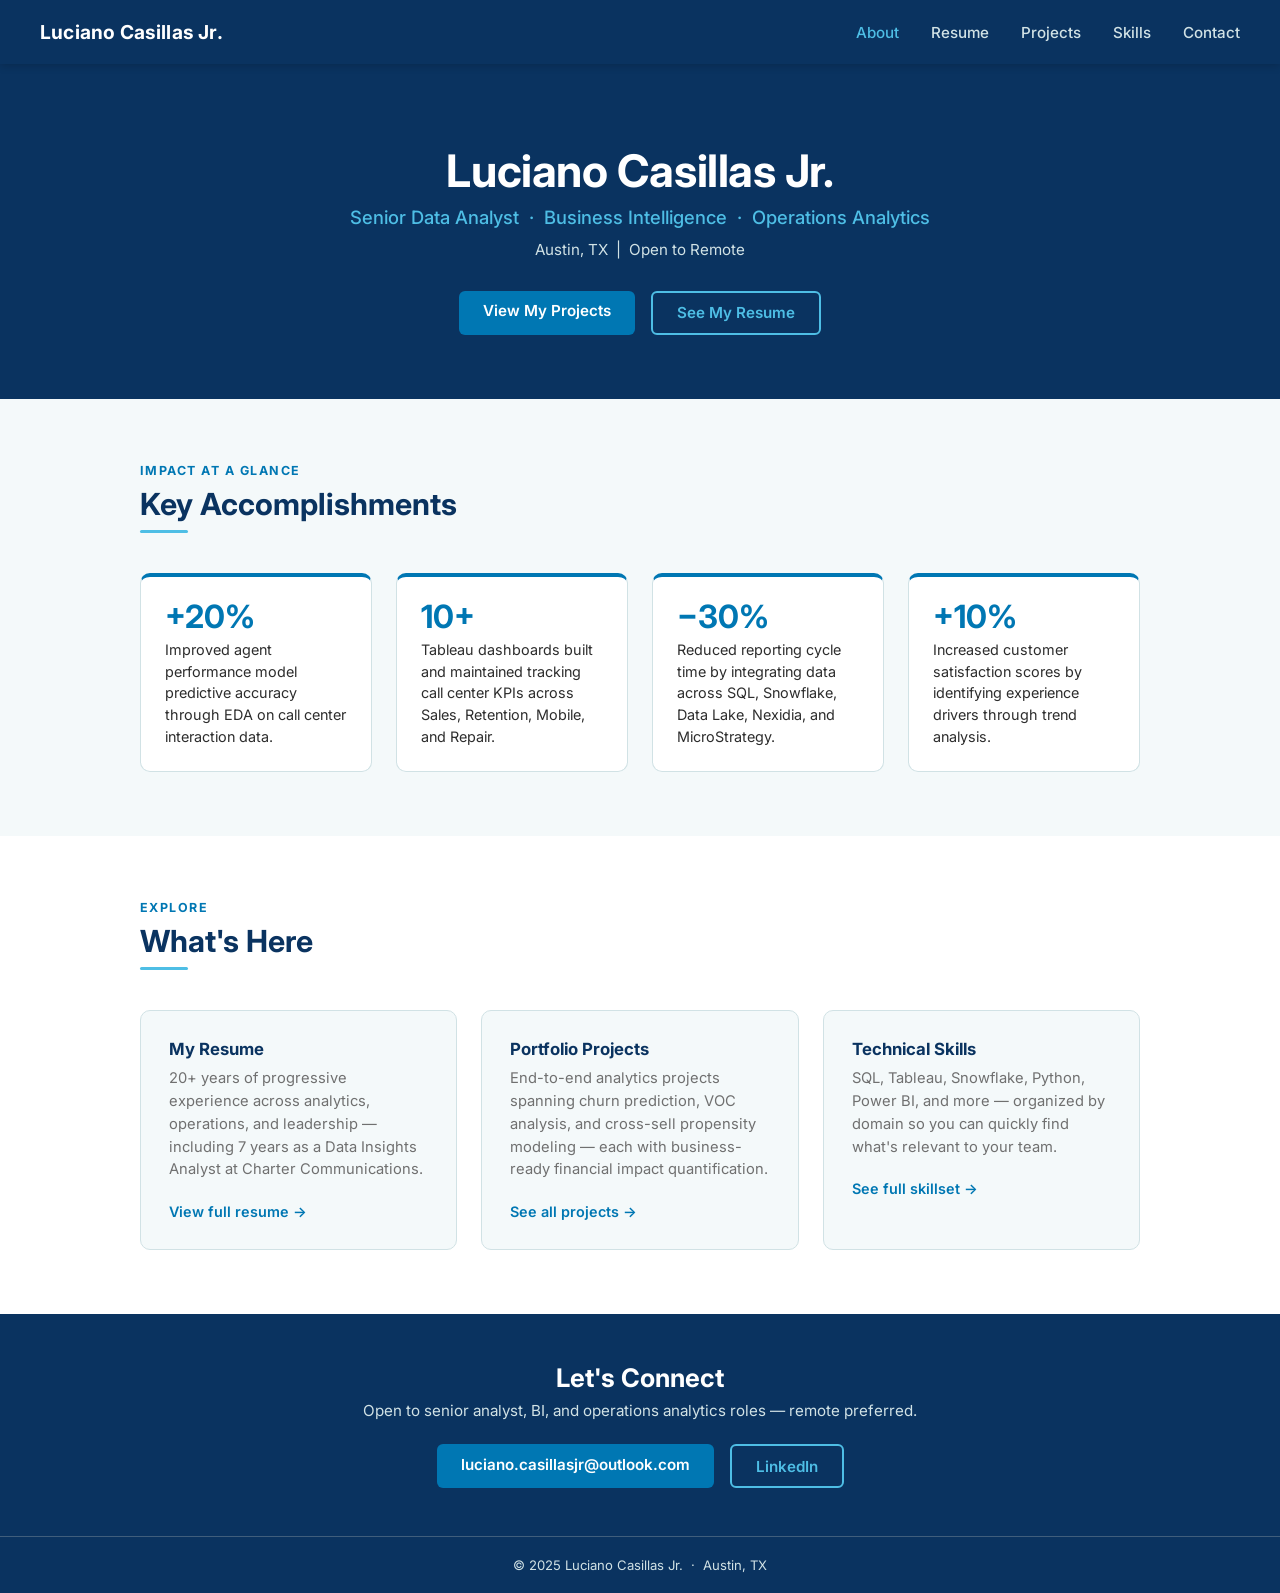
<file: index.html>
<!DOCTYPE html>
<html lang="en">
<head>
  <meta charset="UTF-8" />
  <meta name="viewport" content="width=device-width, initial-scale=1.0"/>
  <title>Luciano Casillas Jr. — Data Analyst Portfolio</title>
  <link rel="preconnect" href="https://fonts.googleapis.com">
  <link href="https://fonts.googleapis.com/css2?family=Inter:wght@400;500;600;700&display=swap" rel="stylesheet">
  <style>
    :root {
      --navy:      #0A3360;
      --steel-700: #405E7C;
      --blue-700:  #0077B3;
      --blue-500:  #4EBEE5;
      --steel-300: #D1E2E5;
      --steel-100: #F4F9FA;
      --white:     #FFFFFF;
      --black:     #2D2D2D;
      --gray-700:  #707070;
      --gray-300:  #CCCCCC;
      --green-700: #08CAA9;
      --orange:    #FF8A39;
      --red:       #E05252;
    }
    *, *::before, *::after { box-sizing: border-box; margin: 0; padding: 0; }
    body {
      font-family: 'Inter', sans-serif;
      background: var(--white);
      color: var(--black);
      min-height: 100vh;
    }

    /* NAV */
    nav {
      background: var(--navy);
      padding: 0 2.5rem;
      display: flex;
      align-items: center;
      justify-content: space-between;
      height: 64px;
      position: sticky;
      top: 0;
      z-index: 100;
      box-shadow: 0 2px 8px rgba(0,0,0,0.18);
    }
    .nav-brand {
      color: var(--white);
      font-size: 1.2rem;
      font-weight: 700;
      text-decoration: none;
      letter-spacing: 0.01em;
    }
    .nav-links { display: flex; gap: 2rem; list-style: none; }
    .nav-links a {
      color: var(--steel-300);
      text-decoration: none;
      font-size: 0.95rem;
      font-weight: 500;
      transition: color 0.2s;
    }
    .nav-links a:hover, .nav-links a.active { color: var(--blue-500); }

    /* HERO */
    .hero {
      background: var(--navy);
      color: var(--white);
      text-align: center;
      padding: 5rem 2rem 4rem;
    }
    .hero-name {
      font-size: 2.8rem;
      font-weight: 700;
      letter-spacing: -0.01em;
      margin-bottom: 0.5rem;
    }
    .hero-title {
      font-size: 1.15rem;
      color: var(--blue-500);
      font-weight: 500;
      margin-bottom: 0.75rem;
    }
    .hero-location {
      font-size: 0.95rem;
      color: var(--steel-300);
      margin-bottom: 2rem;
    }
    .hero-cta-group { display: flex; gap: 1rem; justify-content: center; flex-wrap: wrap; }
    .btn {
      display: inline-block;
      padding: 0.65rem 1.5rem;
      border-radius: 6px;
      font-size: 0.95rem;
      font-weight: 600;
      text-decoration: none;
      transition: opacity 0.2s, transform 0.15s;
    }
    .btn:hover { opacity: 0.88; transform: translateY(-1px); }
    .btn-primary { background: var(--blue-700); color: var(--white); }
    .btn-outline {
      background: transparent;
      color: var(--blue-500);
      border: 2px solid var(--blue-500);
    }

    /* SECTION COMMON */
    section { padding: 4rem 2rem; }
    .container { max-width: 1000px; margin: 0 auto; }
    .section-label {
      font-size: 0.78rem;
      font-weight: 700;
      text-transform: uppercase;
      letter-spacing: 0.12em;
      color: var(--blue-700);
      margin-bottom: 0.5rem;
    }
    .section-title {
      font-size: 1.9rem;
      font-weight: 700;
      color: var(--navy);
      margin-bottom: 0.5rem;
    }
    .section-sub {
      font-size: 1rem;
      color: var(--gray-700);
      margin-bottom: 2.5rem;
    }
    .divider {
      height: 3px;
      width: 48px;
      background: var(--blue-500);
      border-radius: 2px;
      margin-bottom: 2.5rem;
    }

    /* ACCOMPLISHMENTS */
    .accl-section { background: var(--steel-100); }
    .accl-grid {
      display: grid;
      grid-template-columns: repeat(auto-fit, minmax(220px, 1fr));
      gap: 1.5rem;
    }
    .accl-card {
      background: var(--white);
      border: 1px solid var(--steel-300);
      border-top: 4px solid var(--blue-700);
      border-radius: 10px;
      padding: 1.5rem;
    }
    .accl-stat {
      font-size: 2rem;
      font-weight: 700;
      color: var(--blue-700);
      line-height: 1;
      margin-bottom: 0.4rem;
    }
    .accl-desc {
      font-size: 0.9rem;
      color: var(--black);
      line-height: 1.5;
    }

    /* SNAPSHOT CARDS */
    .cards-grid {
      display: grid;
      grid-template-columns: repeat(auto-fit, minmax(280px, 1fr));
      gap: 1.5rem;
    }
    .snap-card {
      background: var(--steel-100);
      border: 1px solid var(--steel-300);
      border-radius: 10px;
      padding: 1.75rem;
      transition: box-shadow 0.2s, transform 0.15s;
    }
    .snap-card:hover { box-shadow: 0 6px 24px rgba(0,119,179,0.12); transform: translateY(-3px); }
    .snap-card h3 {
      font-size: 1.05rem;
      font-weight: 700;
      color: var(--navy);
      margin-bottom: 0.5rem;
    }
    .snap-card p {
      font-size: 0.92rem;
      color: var(--gray-700);
      line-height: 1.55;
      margin-bottom: 1.25rem;
    }
    .snap-card a {
      font-size: 0.9rem;
      font-weight: 600;
      color: var(--blue-700);
      text-decoration: none;
    }
    .snap-card a:hover { color: var(--blue-500); }

    /* CONTACT STRIP */
    .contact-strip {
      background: var(--navy);
      color: var(--white);
      text-align: center;
      padding: 3rem 2rem;
    }
    .contact-strip h2 { font-size: 1.6rem; font-weight: 700; margin-bottom: 0.5rem; }
    .contact-strip p { color: var(--steel-300); margin-bottom: 1.5rem; font-size: 0.95rem; }
    .contact-links { display: flex; gap: 1rem; justify-content: center; flex-wrap: wrap; }

    /* FOOTER */
    footer {
      background: var(--navy);
      border-top: 1px solid var(--steel-700);
      text-align: center;
      padding: 1.25rem;
      font-size: 0.82rem;
      color: var(--steel-300);
    }
  </style>
</head>
<body>

<nav>
  <a class="nav-brand" href="index.html">Luciano Casillas Jr.</a>
  <ul class="nav-links">
    <li><a href="index.html" class="active">About</a></li>
    <li><a href="resume.html">Resume</a></li>
    <li><a href="projects.html">Projects</a></li>
    <li><a href="skills.html">Skills</a></li>
    <li><a href="mailto:luciano.casillasjr@outlook.com">Contact</a></li>
  </ul>
</nav>

<!-- HERO -->
<section class="hero">
  <p class="hero-name">Luciano Casillas Jr.</p>
  <p class="hero-title">Senior Data Analyst &nbsp;·&nbsp; Business Intelligence &nbsp;·&nbsp; Operations Analytics</p>
  <p class="hero-location">Austin, TX &nbsp;|&nbsp; Open to Remote</p>
  <div class="hero-cta-group">
    <a class="btn btn-primary" href="projects.html">View My Projects</a>
    <a class="btn btn-outline" href="resume.html">See My Resume</a>
  </div>
</section>

<!-- KEY ACCOMPLISHMENTS -->
<section class="accl-section">
  <div class="container">
    <p class="section-label">Impact at a Glance</p>
    <h2 class="section-title">Key Accomplishments</h2>
    <div class="divider"></div>
    <div class="accl-grid">
      <div class="accl-card">
        <div class="accl-stat">+20%</div>
        <div class="accl-desc">Improved agent performance model predictive accuracy through EDA on call center interaction data.</div>
      </div>
      <div class="accl-card">
        <div class="accl-stat">10+</div>
        <div class="accl-desc">Tableau dashboards built and maintained tracking call center KPIs across Sales, Retention, Mobile, and Repair.</div>
      </div>
      <div class="accl-card">
        <div class="accl-stat">−30%</div>
        <div class="accl-desc">Reduced reporting cycle time by integrating data across SQL, Snowflake, Data Lake, Nexidia, and MicroStrategy.</div>
      </div>
      <div class="accl-card">
        <div class="accl-stat">+10%</div>
        <div class="accl-desc">Increased customer satisfaction scores by identifying experience drivers through trend analysis.</div>
      </div>
    </div>
  </div>
</section>

<!-- SNAPSHOT -->
<section>
  <div class="container">
    <p class="section-label">Explore</p>
    <h2 class="section-title">What's Here</h2>
    <div class="divider"></div>
    <div class="cards-grid">
      <div class="snap-card">
        <h3>My Resume</h3>
        <p>20+ years of progressive experience across analytics, operations, and leadership — including 7 years as a Data Insights Analyst at Charter Communications.</p>
        <a href="resume.html">View full resume →</a>
      </div>
      <div class="snap-card">
        <h3>Portfolio Projects</h3>
        <p>End-to-end analytics projects spanning churn prediction, VOC analysis, and cross-sell propensity modeling — each with business-ready financial impact quantification.</p>
        <a href="projects.html">See all projects →</a>
      </div>
      <div class="snap-card">
        <h3>Technical Skills</h3>
        <p>SQL, Tableau, Snowflake, Python, Power BI, and more — organized by domain so you can quickly find what's relevant to your team.</p>
        <a href="skills.html">See full skillset →</a>
      </div>
    </div>
  </div>
</section>

<!-- CONTACT STRIP -->
<div class="contact-strip">
  <h2>Let's Connect</h2>
  <p>Open to senior analyst, BI, and operations analytics roles — remote preferred.</p>
  <div class="contact-links">
    <a class="btn btn-primary" href="mailto:luciano.casillasjr@outlook.com">luciano.casillasjr@outlook.com</a>
    <a class="btn btn-outline" href="https://www.linkedin.com/in/luciano-casillas/" target="_blank">LinkedIn</a>
  </div>
</div>

<footer>
  &copy; 2025 Luciano Casillas Jr. &nbsp;·&nbsp; Austin, TX
</footer>

</body>
</html>
</file>
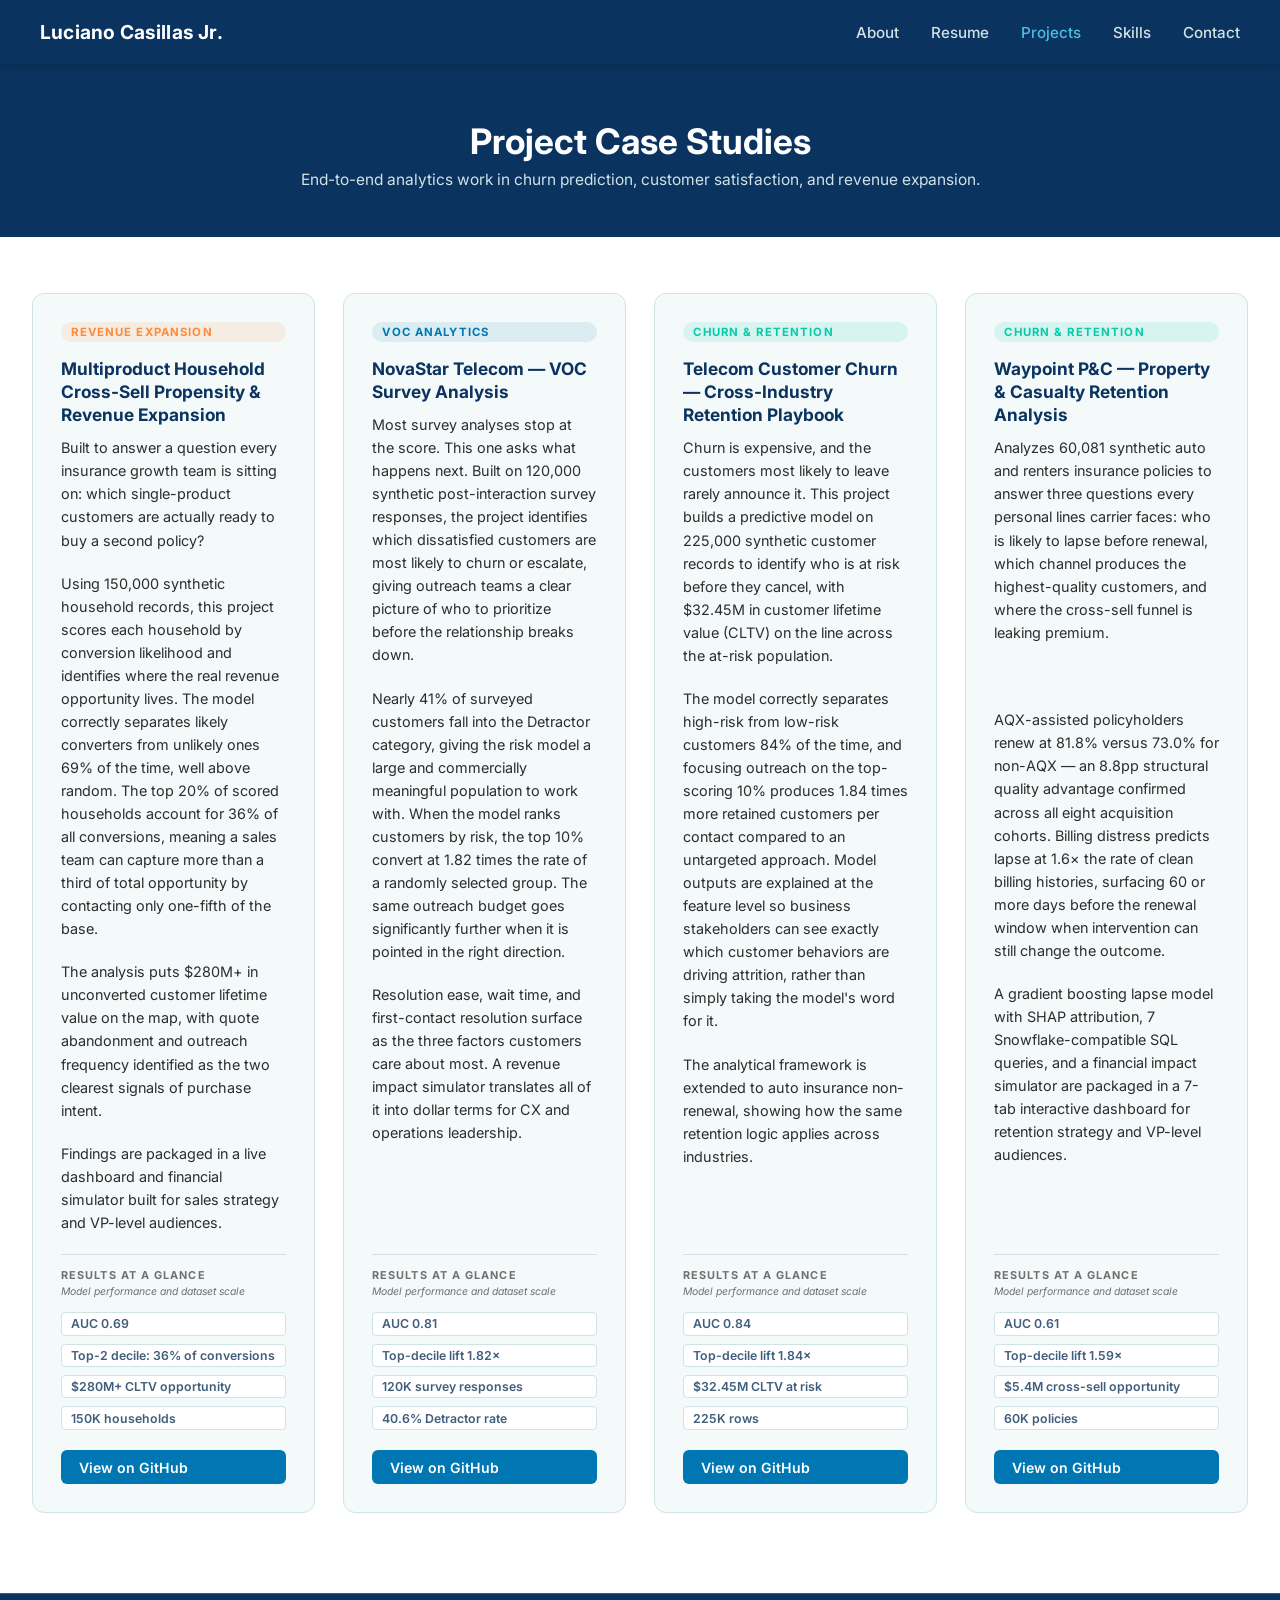
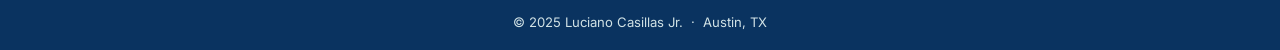
<file: projects.html>
<!DOCTYPE html>
<html lang="en">
   <head>
       <meta charset="UTF-8" />
       <meta name="viewport" content="width=device-width, initial-scale=1.0" />
       <title>Projects — Luciano Casillas Jr.</title>
     <link rel="preconnect" href="https://fonts.googleapis.com">
     <link href="https://fonts.googleapis.com/css2?family=Inter:wght@400;500;600;700&display=swap" rel="stylesheet">
     <link rel="stylesheet" href="style.css" />
   </head>
<body>

    <nav>
          <a href="index.html" class="nav-brand">Luciano Casillas Jr.</a>
          <ul class="nav-links">
                  <li><a href="index.html">About</a></li>
                <li><a href="resume.html">Resume</a></li>
                <li><a href="projects.html" class="active">Projects</a></li>
                <li><a href="skills.html">Skills</a></li>
                <li><a href="mailto:luciano.casillasjr@outlook.com">Contact</a></li>
          </ul>
    </nav>

  <div class="page-hero">
      <h1>Project Case Studies</h1>
      <p>End-to-end analytics work in churn prediction, customer satisfaction, and revenue expansion.</p>
  </div>

  <main>
        <div class="projects-grid">

                <!-- PROJECT 1: Multiproduct Household Cross-Sell -->
                <div class="project-card">
                          <span class="project-tag tag-revenue">Revenue Expansion</span>
                          <h2>Multiproduct Household Cross-Sell Propensity &amp; Revenue Expansion</h2>
                          <p>Built to answer a question every insurance growth team is sitting on: which single-product customers are actually ready to buy a second policy?</p>
                          <p>Using 150,000 synthetic household records, this project scores each household by conversion likelihood and identifies where the real revenue opportunity lives. The model correctly separates likely converters from unlikely ones 69% of the time, well above random. The top 20% of scored households account for 36% of all conversions, meaning a sales team can capture more than a third of total opportunity by contacting only one-fifth of the base.</p>
                          <p>The analysis puts $280M+ in unconverted customer lifetime value on the map, with quote abandonment and outreach frequency identified as the two clearest signals of purchase intent.</p>
                          <p>Findings are packaged in a live dashboard and financial simulator built for sales strategy and VP-level audiences.</p>
                          <hr class="metrics-divider">
                          <div class="project-metrics">
                                      <div class="metrics-header">
                                                    <span class="metrics-label">Results at a glance</span>
                                                    <span class="metrics-sublabel">Model performance and dataset scale</span>
                                      </div>
                                      <div class="badges-row">
                                                    <span class="badge">AUC 0.69</span>
                                                    <span class="badge">Top-2 decile: 36% of conversions</span>
                                                    <span class="badge">$280M+ CLTV opportunity</span>
                                                    <span class="badge">150K households</span>
                                      </div>
                          </div>
                          <a href="https://github.com/Aztexan512/Multiproduct-Household-Propensity-Model" class="btn-github" target="_blank" rel="noopener">View on GitHub</a>
                </div>

                <!-- PROJECT 2: NovaStar Telecom VOC -->
                <div class="project-card">
                          <span class="project-tag tag-voc">VOC Analytics</span>
                          <h2>NovaStar Telecom — VOC Survey Analysis</h2>
                          <p>Most survey analyses stop at the score. This one asks what happens next. Built on 120,000 synthetic post-interaction survey responses, the project identifies which dissatisfied customers are most likely to churn or escalate, giving outreach teams a clear picture of who to prioritize before the relationship breaks down.</p>
                          <p>Nearly 41% of surveyed customers fall into the Detractor category, giving the risk model a large and commercially meaningful population to work with. When the model ranks customers by risk, the top 10% convert at 1.82 times the rate of a randomly selected group. The same outreach budget goes significantly further when it is pointed in the right direction.</p>
                          <p>Resolution ease, wait time, and first-contact resolution surface as the three factors customers care about most. A revenue impact simulator translates all of it into dollar terms for CX and operations leadership.</p>
                          <hr class="metrics-divider">
                          <div class="project-metrics">
                                      <div class="metrics-header">
                                                    <span class="metrics-label">Results at a glance</span>
                                                    <span class="metrics-sublabel">Model performance and dataset scale</span>
                                      </div>
                                      <div class="badges-row">
                                                    <span class="badge">AUC 0.81</span>
                                                    <span class="badge">Top-decile lift 1.82×</span>
                                                    <span class="badge">120K survey responses</span>
                                                    <span class="badge">40.6% Detractor rate</span>
                                      </div>
                          </div>
                          <a href="https://github.com/Aztexan512/Customer-Satisfaction-Driver-Analysis" class="btn-github" target="_blank" rel="noopener">View on GitHub</a>
                </div>

                <!-- PROJECT 3: Telecom Customer Churn -->
                <div class="project-card">
                          <span class="project-tag tag-churn">Churn &amp; Retention</span>
                          <h2>Telecom Customer Churn — Cross-Industry Retention Playbook</h2>
                          <p>Churn is expensive, and the customers most likely to leave rarely announce it. This project builds a predictive model on 225,000 synthetic customer records to identify who is at risk before they cancel, with $32.45M in customer lifetime value (CLTV) on the line across the at-risk population.</p>
                          <p>The model correctly separates high-risk from low-risk customers 84% of the time, and focusing outreach on the top-scoring 10% produces 1.84 times more retained customers per contact compared to an untargeted approach. Model outputs are explained at the feature level so business stakeholders can see exactly which customer behaviors are driving attrition, rather than simply taking the model's word for it.</p>
                          <p>The analytical framework is extended to auto insurance non-renewal, showing how the same retention logic applies across industries.</p>
                          <hr class="metrics-divider">
                          <div class="project-metrics">
                                      <div class="metrics-header">
                                                    <span class="metrics-label">Results at a glance</span>
                                                    <span class="metrics-sublabel">Model performance and dataset scale</span>
                                      </div>
                                      <div class="badges-row">
                                                    <span class="badge">AUC 0.84</span>
                                                    <span class="badge">Top-decile lift 1.84×</span>
                                                    <span class="badge">$32.45M CLTV at risk</span>
                                                    <span class="badge">225K rows</span>
                                      </div>
                          </div>
                          <a href="https://github.com/Aztexan512/Telco-Churn-Retention-Playbook" class="btn-github" target="_blank" rel="noopener">View on GitHub</a>
                </div>

        <!-- PROJECT 4: Waypoint P&C Retention Analysis -->
        <div class="project-card">
            <span class="project-tag tag-retention">Churn &amp; Retention</span>
            <h2>Waypoint P&amp;C &#8212; Property &amp; Casualty Retention Analysis</h2>
            <p>Analyzes 60,081 synthetic auto and renters insurance policies to answer three questions every personal lines carrier faces: who is likely to lapse before renewal, which channel produces the highest-quality customers, and where the cross-sell funnel is leaking premium.</p>
            <p>AQX-assisted policyholders renew at 81.8% versus 73.0% for non-AQX &#8212; an 8.8pp structural quality advantage confirmed across all eight acquisition cohorts. Billing distress predicts lapse at 1.6&#215; the rate of clean billing histories, surfacing 60 or more days before the renewal window when intervention can still change the outcome.</p>
            <p>A gradient boosting lapse model with SHAP attribution, 7 Snowflake-compatible SQL queries, and a financial impact simulator are packaged in a 7-tab interactive dashboard for retention strategy and VP-level audiences.</p>
            <hr class="metrics-divider">
            <div class="project-metrics">
                <div class="metrics-header">
                    <span class="metrics-label">Results at a glance</span>
                    <span class="metrics-sublabel">Model performance and dataset scale</span>
                </div>
                <div class="badges-row">
                    <span class="badge">AUC 0.61</span>
                    <span class="badge">Top-decile lift 1.59&#215;</span>
                    <span class="badge">$5.4M cross-sell opportunity</span>
                    <span class="badge">60K policies</span>
                </div>
            </div>
            <a href="https://github.com/Aztexan512/Waypoint-Property-and-Casualty-Retention-Analysis" class="btn-github" target="_blank" rel="noopener">View on GitHub</a>
        </div>

        </div>
  </main>

    <footer>
          <p>&copy; 2025 Luciano Casillas Jr. &nbsp;·&nbsp; Austin, TX</p>
    </footer>

</body>
</html>
</file>
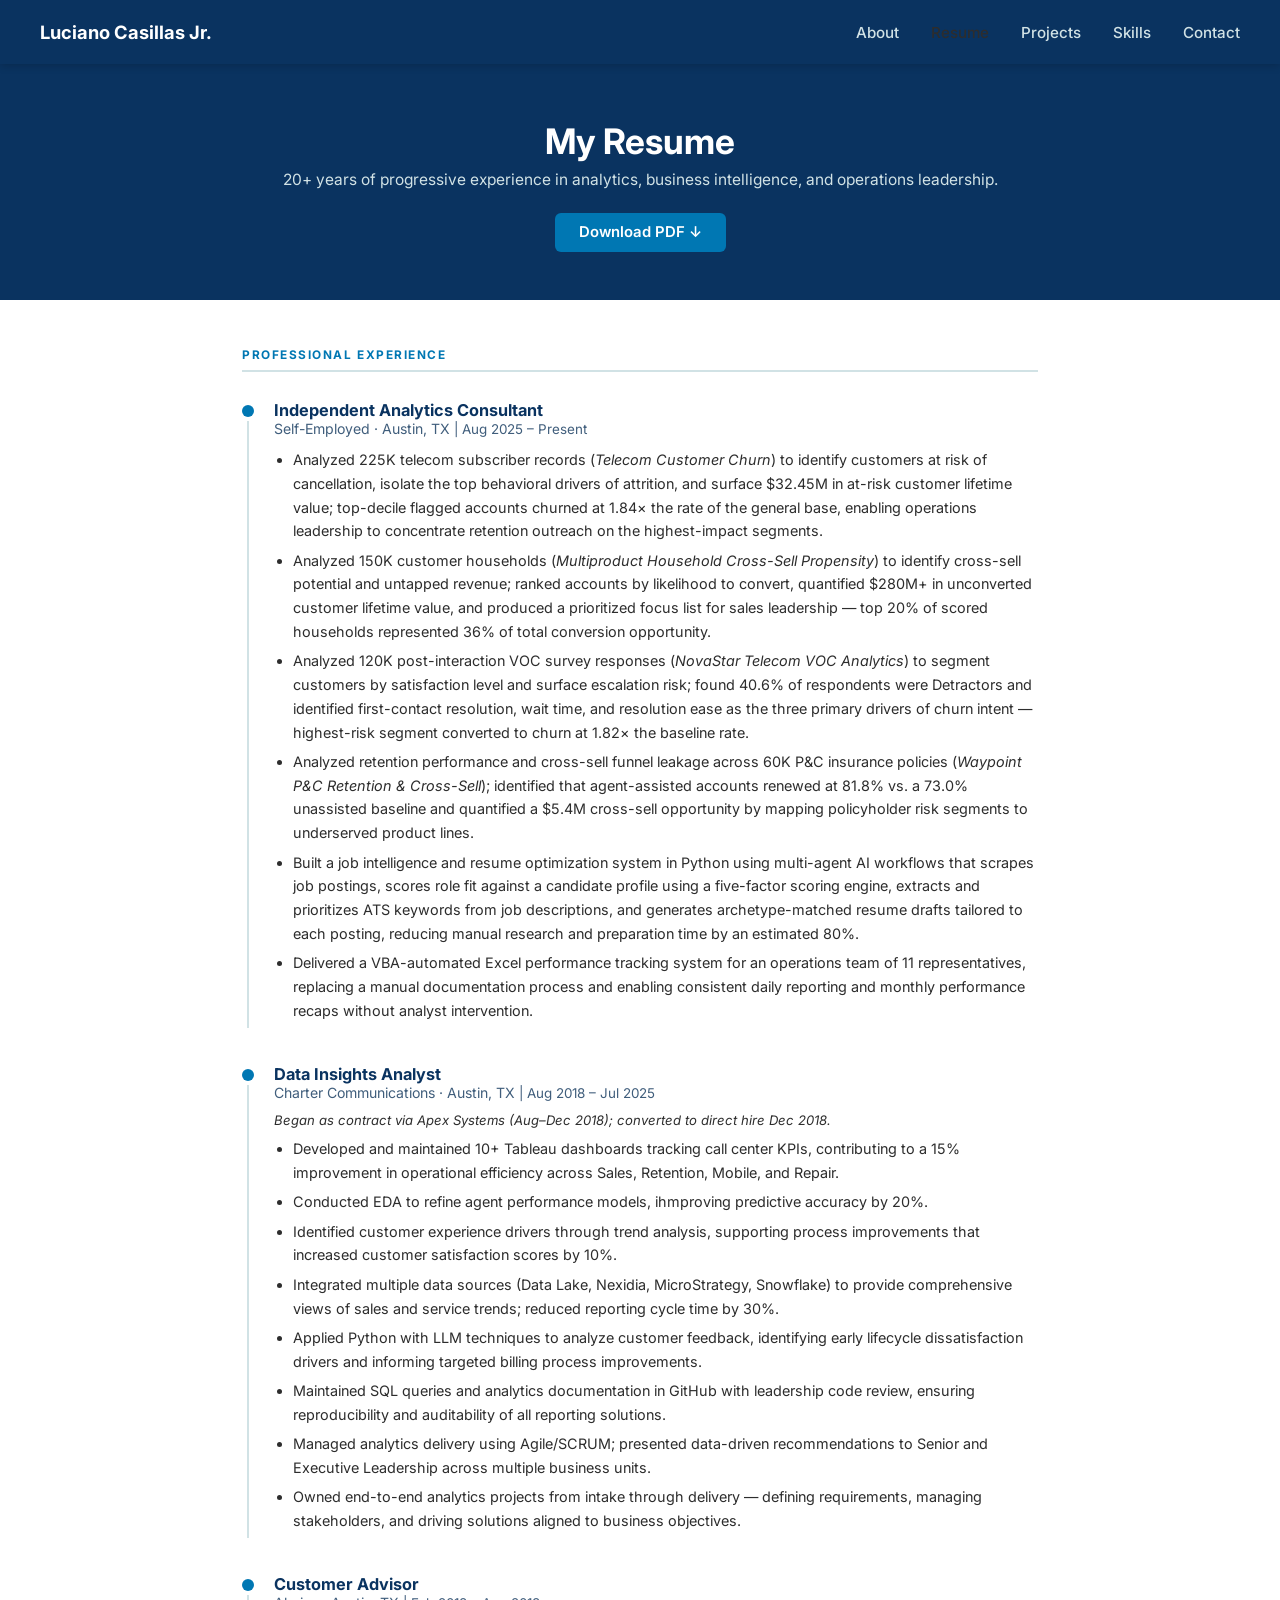
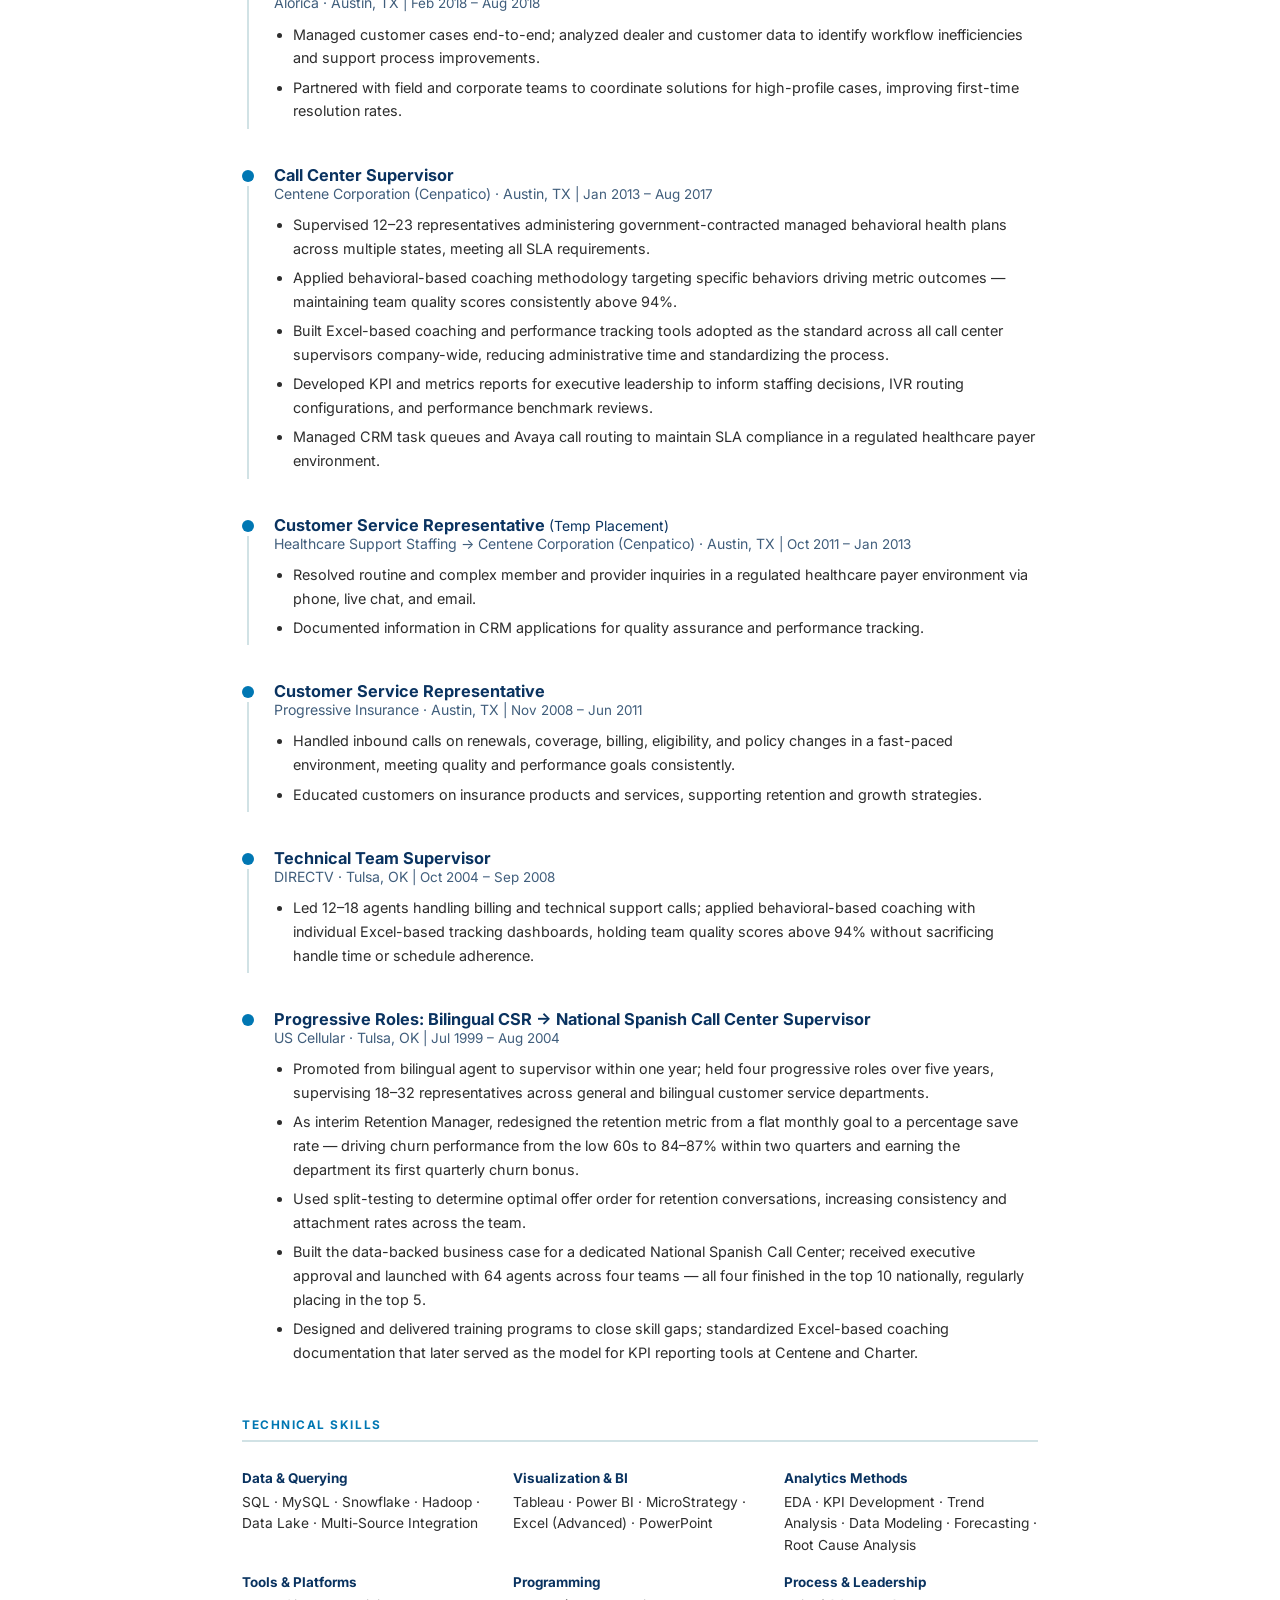
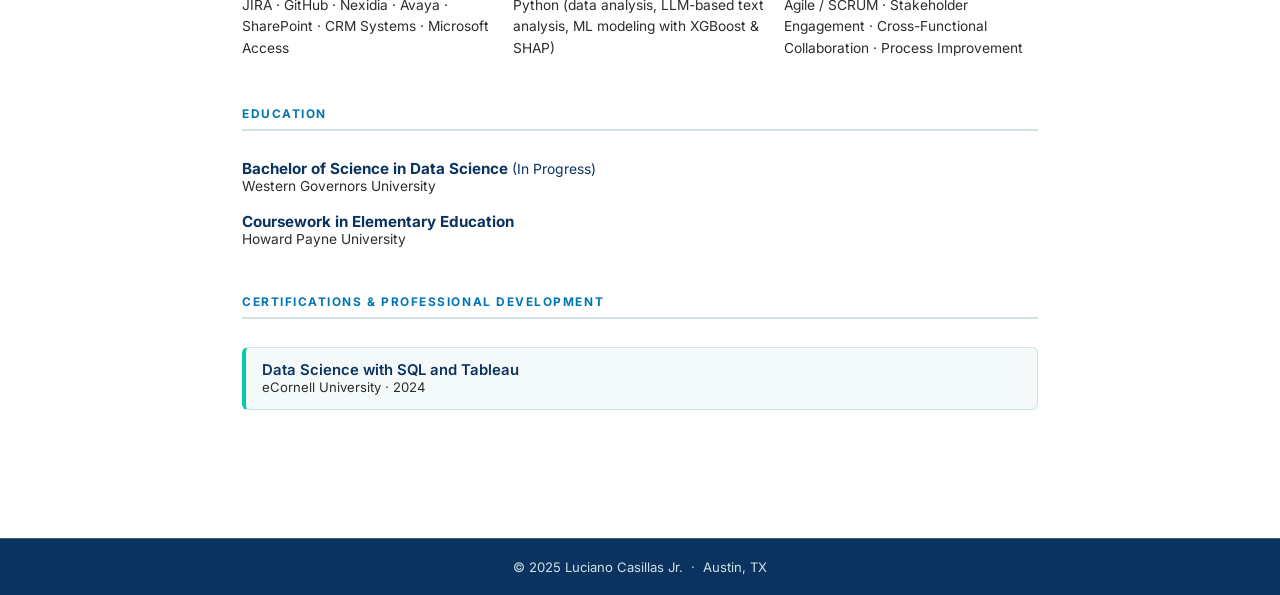
<file: resume.html>
<!DOCTYPE html>
<html lang="en">
  <head>
      <meta charset="UTF-8" />
      <meta name="viewport" content="width=device-width, initial-scale=1.0"/>
      <title>Resume — Luciano Casillas Jr.</title>
    <link rel="preconnect" href="https://fonts.googleapis.com">
    <link href="https://fonts.googleapis.com/css2?family=Inter:wght@400;500;600;700&display=swap" rel="stylesheet">
    <style>
          :root {
                  --navy:      #0A3360;
                  --steel-700: #405E7C;
                  --blue-700:  #0077B3;h
                  --blue-500:  #4EBEE5;
                  --steel-300: #D1E2E5;
                  --steel-100: #F4F9FA;
                  --white:     #FFFFFF;
                  --black:     #2D2D2D;hh
                  --gray-700:  #707070;
                  --green-700: #08CAA9;
          }
          *, *::before, *::after { box-sizing: border-box; margin: 0; padding: 0; }
          body { font-family: 'Inter', sans-serif; background: var(--white); color: var(--black); }

          nav {
                  background: var(--navy); padding: 0 2.5rem;
                  display: flex; align-items: center; justify-content: space-between;
                  height: 64px; position: sticky; top: 0; z-index: 100;
                  box-shadow: 0 2px 8px rgba(0,0,0,0.18);
          }
          .nav-brand { color: var(--white); font-size: 1.15rem; font-weight: 700; text-decoration: none; }
          .nav-links { display: flex; gap: 2rem; list-style: none; }
          .nav-links a { color: var(--steel-300); text-decoration: none; font-size: 0.95rem; font-weight: 500; transition: color 0.2s; }
          .nav-links a:hover, .nav-links a.active { color: var(--blue-500); }

          .page-hero {
                  background: var(--navy); color: var(--white);
                  text-align: center; padding: 3.5rem 2rem 3rem;
          }
          .page-hero h1 { font-size: 2.2rem; font-weight: 700; margin-bottom: 0.5rem; }
          .page-hero p { color: var(--steel-300); font-size: 0.97rem; margin-bottom: 1.5rem; }
          .btn {
                  display: inline-block; padding: 0.65rem 1.5rem;
                  border-radius: 6px; font-size: 0.93rem; font-weight: 600;
                  text-decoration: none; transition: opacity 0.2s;
          }
          .btn:hover { opacity: 0.85; }
          .btn-primary { background: var(--blue-700); color: var(--white); }

          .resume-body { max-width: 860px; margin: 0 auto; padding: 3rem 2rem 5rem; }

          .res-section { margin-bottom: 3rem; }
          .res-section-title {
                  font-size: 0.74rem; font-weight: 700;
                  text-transform: uppercase; letter-spacing: 0.13em;
                  color: var(--blue-700);
                  border-bottom: 2px solid var(--steel-300);
                  padding-bottom: 0.5rem; margin-bottom: 1.75rem;
          }

          /* TIMELINE */
          .exp-item { display: flex; gap: 1.25rem; margin-bottom: 2.25rem; }
          .exp-dot-col { display: flex; flex-direction: column; align-items: center; padding-top: 5px; }
          .exp-dot { width: 12px; height: 12px; border-radius: 50%; background: var(--blue-700); flex-shrink: 0; }
          .exp-line { flex: 1; width: 2px; background: var(--steel-300); margin-top: 4px; }
          .exp-content { flex: 1; }
          .exp-role { font-size: 1.02rem; font-weight: 700; color: var(--navy); }
          .exp-company { font-size: 0.88rem; color: var(--steel-700); margin-bottom: 0.7rem; }
          .exp-company span { color: var(--gray-700); font-size: 0.84rem; }
          .exp-note { font-size: 0.82rem; color: var(--gray-700); font-style: italic; margin-bottom: 0.55rem; }
          .exp-content ul { padding-left: 1.2rem; }
          .exp-content li { font-size: 0.9rem; color: var(--black); line-height: 1.65; margin-bottom: 0.35rem; }

          /* SKILLS GRID */
          .skills-grid { display: grid; grid-template-columns: repeat(auto-fit, minmax(195px, 1fr)); gap: 1.1rem; }
          .skill-group h4 { font-size: 0.84rem; font-weight: 700; color: var(--navy); margin-bottom: 0.35rem; }
          .skill-group p { font-size: 0.86rem; color: var(--black); line-height: 1.55; }

          /* EDUCATION */
          .edu-item { margin-bottom: 1.1rem; }
          .edu-degree { font-size: 0.95rem; font-weight: 700; color: var(--navy); }
          .edu-school { font-size: 0.86rem; color: var(--gray-700); }

          /* CERTS */
          .cert-item {
                  display: flex; gap: 0.75rem; align-items: flex-start;
                  padding: 0.85rem 1rem;
                  background: var(--steel-100);
                  border: 1px solid var(--steel-300);
                  border-left: 4px solid var(--green-700);
                  border-radius: 6px; margin-bottom: 0.75rem;
          }
          .cert-name { font-size: 0.93rem; font-weight: 600; color: var(--navy); }
          .cert-org { font-size: 0.82rem; color: var(--gray-700); }

          footer {
                  background: var(--navy); border-top: 1px solid var(--steel-700);
                  text-align: center; padding: 1.25rem;
                  font-size: 0.82rem; color: var(--steel-300);
          }
        </style>
  </head>
  <body>

    <nav>
        <a class="nav-brand" href="index.html">Luciano Casillas Jr.</a>
        <ul class="nav-links">
              <li><a href="index.html">About</a></li>
            <li><a href="resume.html" class="active">Resume</a></li>
            <li><a href="projects.html">Projects</a></li>
            <li><a href="skills.html">Skills</a></li>
            <li><a href="mailto:luciano.casillasjr@outlook.com">Contact</a></li>
        </ul>
    </nav>
  
  <div class="page-hero">
    <h1>My Resume</h1>
    <p>20+ years of progressive experience in analytics, business intelligence, and operations leadership.</p>
    <!-- Upload your PDF to the repo root and update the href -->
    <a class="btn btn-primary" href="Luciano-Casillas-Resume.pdf" target="_blank">Download PDF &#8595;</a>
  </div>
  
  <div class="resume-body">
  
    <!-- EXPERIENCE -->
    <div class="res-section">
        <div class="res-section-title">Professional Experience</div>
    
        <div class="exp-item">
              <div class="exp-dot-col"><div class="exp-dot"></div><div class="exp-line"></div></div>
              <div class="exp-content">
                      <div class="exp-role">Independent Analytics Consultant</div>
                      <div class="exp-company">Self-Employed &middot; Austin, TX <span>| Aug 2025 &ndash; Present</span></div>
                      <ul>
                                  <li>Analyzed 225K telecom subscriber records (<em>Telecom Customer Churn</em>) to identify customers at risk of cancellation, isolate the top behavioral drivers of attrition, and surface $32.45M in at-risk customer lifetime value; top-decile flagged accounts churned at 1.84&times; the rate of the general base, enabling operations leadership to concentrate retention outreach on the highest-impact segments.</li>
                                <li>Analyzed 150K customer households (<em>Multiproduct Household Cross-Sell Propensity</em>) to identify cross-sell potential and untapped revenue; ranked accounts by likelihood to convert, quantified $280M+ in unconverted customer lifetime value, and produced a prioritized focus list for sales leadership &mdash; top 20% of scored households represented 36% of total conversion opportunity.</li>
                                <li>Analyzed 120K post-interaction VOC survey responses (<em>NovaStar Telecom VOC Analytics</em>) to segment customers by satisfaction level and surface escalation risk; found 40.6% of respondents were Detractors and identified first-contact resolution, wait time, and resolution ease as the three primary drivers of churn intent &mdash; highest-risk segment converted to churn at 1.82&times; the baseline rate.</li>
                                <li>Analyzed retention performance and cross-sell funnel leakage across 60K P&amp;C insurance policies (<em>Waypoint P&amp;C Retention &amp; Cross-Sell</em>); identified that agent-assisted accounts renewed at 81.8% vs. a 73.0% unassisted baseline and quantified a $5.4M cross-sell opportunity by mapping policyholder risk segments to underserved product lines.</li>
                                <li>Built a job intelligence and resume optimization system in Python using multi-agent AI workflows that scrapes job postings, scores role fit against a candidate profile using a five-factor scoring engine, extracts and prioritizes ATS keywords from job descriptions, and generates archetype-matched resume drafts tailored to each posting, reducing manual research and preparation time by an estimated 80%.</li>
                                <li>Delivered a VBA-automated Excel performance tracking system for an operations team of 11 representatives, replacing a manual documentation process and enabling consistent daily reporting and monthly performance recaps without analyst intervention.</li>
                      </ul>
              </div>
        </div>
    
        <div class="exp-item">
              <div class="exp-dot-col"><div class="exp-dot"></div><div class="exp-line"></div></div>
              <div class="exp-content">
                      <div class="exp-role">Data Insights Analyst</div>
                      <div class="exp-company">Charter Communications &middot; Austin, TX <span>| Aug 2018 &ndash; Jul 2025</span></div>
                      <div class="exp-note">Began as contract via Apex Systems (Aug&ndash;Dec 2018); converted to direct hire Dec 2018.</div>
                      <ul>
                                <li>Developed and maintained 10+ Tableau dashboards tracking call center KPIs, contributing to a 15% improvement in operational efficiency across Sales, Retention, Mobile, and Repair.</li>
                                <li>Conducted EDA to refine agent performance models, ihmproving predictive accuracy by 20%.</li>
                                <li>Identified customer experience drivers through trend analysis, supporting process improvements that increased customer satisfaction scores by 10%.</li>
                                <li>Integrated multiple data sources (Data Lake, Nexidia, MicroStrategy, Snowflake) to provide comprehensive views of sales and service trends; reduced reporting cycle time by 30%.</li>
                                <li>Applied Python with LLM techniques to analyze customer feedback, identifying early lifecycle dissatisfaction drivers and informing targeted billing process improvements.</li>
                                <li>Maintained SQL queries and analytics documentation in GitHub with leadership code review, ensuring reproducibility and auditability of all reporting solutions.</li>
                                <li>Managed analytics delivery using Agile/SCRUM; presented data-driven recommendations to Senior and Executive Leadership across multiple business units.</li>
                                <li>Owned end-to-end analytics projects from intake through delivery &mdash; defining requirements, managing stakeholders, and driving solutions aligned to business objectives.</li>
                      </ul>
              </div>
        </div>
    
        <div class="exp-item">
              <div class="exp-dot-col"><div class="exp-dot"></div><div class="exp-line"></div></div>
              <div class="exp-content">
                      <div class="exp-role">Customer Advisor</div>
                      <div class="exp-company">Alorica &middot; Austin, TX <span>| Feb 2018 &ndash; Aug 2018</span></div>
                      <ul>
                                <li>Managed customer cases end-to-end; analyzed dealer and customer data to identify workflow inefficiencies and support process improvements.</li>
                                <li>Partnered with field and corporate teams to coordinate solutions for high-profile cases, improving first-time resolution rates.</li>
                      </ul>
              </div>
        </div>
    
        <div class="exp-item">
              <div class="exp-dot-col"><div class="exp-dot"></div><div class="exp-line"></div></div>
              <div class="exp-content">
                      <div class="exp-role">Call Center Supervisor</div>
                      <div class="exp-company">Centene Corporation (Cenpatico) &middot; Austin, TX <span>| Jan 2013 &ndash; Aug 2017</span></div>
                      <ul>
                                <li>Supervised 12&ndash;23 representatives administering government-contracted managed behavioral health plans across multiple states, meeting all SLA requirements.</li>
                                <li>Applied behavioral-based coaching methodology targeting specific behaviors driving metric outcomes &mdash; maintaining team quality scores consistently above 94%.</li>
                                <li>Built Excel-based coaching and performance tracking tools adopted as the standard across all call center supervisors company-wide, reducing administrative time and standardizing the process.</li>
                                <li>Developed KPI and metrics reports for executive leadership to inform staffing decisions, IVR routing configurations, and performance benchmark reviews.</li>
                                <li>Managed CRM task queues and Avaya call routing to maintain SLA compliance in a regulated healthcare payer environment.</li>
                      </ul>
              </div>
        </div>
    
        <div class="exp-item">
              <div class="exp-dot-col"><div class="exp-dot"></div><div class="exp-line"></div></div>
              <div class="exp-content">
                      <div class="exp-role">Customer Service Representative <span style="font-weight:400;font-size:0.87rem;">(Temp Placement)</span></div>
                      <div class="exp-company">Healthcare Support Staffing &rarr; Centene Corporation (Cenpatico) &middot; Austin, TX <span>| Oct 2011 &ndash; Jan 2013</span></div>
                      <ul>
                                <li>Resolved routine and complex member and provider inquiries in a regulated healthcare payer environment via phone, live chat, and email.</li>
                                <li>Documented information in CRM applications for quality assurance and performance tracking.</li>
                      </ul>
              </div>
        </div>
    
        <div class="exp-item">
              <div class="exp-dot-col"><div class="exp-dot"></div><div class="exp-line"></div></div>
              <div class="exp-content">
                      <div class="exp-role">Customer Service Representative</div>
                      <div class="exp-company">Progressive Insurance &middot; Austin, TX <span>| Nov 2008 &ndash; Jun 2011</span></div>
                      <ul>
                                <li>Handled inbound calls on renewals, coverage, billing, eligibility, and policy changes in a fast-paced environment, meeting quality and performance goals consistently.</li>
                                <li>Educated customers on insurance products and services, supporting retention and growth strategies.</li>
                      </ul>
              </div>
        </div>
    
        <div class="exp-item">
              <div class="exp-dot-col"><div class="exp-dot"></div><div class="exp-line"></div></div>
              <div class="exp-content">
                      <div class="exp-role">Technical Team Supervisor</div>
                      <div class="exp-company">DIRECTV &middot; Tulsa, OK <span>| Oct 2004 &ndash; Sep 2008</span></div>
                      <ul>
                                <li>Led 12&ndash;18 agents handling billing and technical support calls; applied behavioral-based coaching with individual Excel-based tracking dashboards, holding team quality scores above 94% without sacrificing handle time or schedule adherence.</li>
                      </ul>
              </div>
        </div>
    
        <div class="exp-item">
              <div class="exp-dot-col"><div class="exp-dot"></div></div>
              <div class="exp-content">
                      <div class="exp-role">Progressive Roles: Bilingual CSR &rarr; National Spanish Call Center Supervisor</div>
                      <div class="exp-company">US Cellular &middot; Tulsa, OK <span>| Jul 1999 &ndash; Aug 2004</span></div>
                      <ul>
                                <li>Promoted from bilingual agent to supervisor within one year; held four progressive roles over five years, supervising 18&ndash;32 representatives across general and bilingual customer service departments.</li>
                                <li>As interim Retention Manager, redesigned the retention metric from a flat monthly goal to a percentage save rate &mdash; driving churn performance from the low 60s to 84&ndash;87% within two quarters and earning the department its first quarterly churn bonus.</li>
                                <li>Used split-testing to determine optimal offer order for retention conversations, increasing consistency and attachment rates across the team.</li>
                                <li>Built the data-backed business case for a dedicated National Spanish Call Center; received executive approval and launched with 64 agents across four teams &mdash; all four finished in the top 10 nationally, regularly placing in the top 5.</li>
                                <li>Designed and delivered training programs to close skill gaps; standardized Excel-based coaching documentation that later served as the model for KPI reporting tools at Centene and Charter.</li>
                      </ul>
              </div>
        </div>
    
    </div><!-- /experience -->
  
    <!-- TECHNICAL SKILLS -->
    <div class="res-section">
        <div class="res-section-title">Technical Skills</div>
        <div class="skills-grid">
              <div class="skill-group">
                      <h4>Data &amp; Querying</h4>
                      <p>SQL &middot; MySQL &middot; Snowflake &middot; Hadoop &middot; Data Lake &middot; Multi-Source Integration</p>
              </div>
              <div class="skill-group">
                      <h4>Visualization &amp; BI</h4>
                      <p>Tableau &middot; Power BI &middot; MicroStrategy &middot; Excel (Advanced) &middot; PowerPoint</p>
              </div>
              <div class="skill-group">
                      <h4>Analytics Methods</h4>
                      <p>EDA &middot; KPI Development &middot; Trend Analysis &middot; Data Modeling &middot; Forecasting &middot; Root Cause Analysis</p>
              </div>
              <div class="skill-group">
                      <h4>Tools &amp; Platforms</h4>
                      <p>JIRA &middot; GitHub &middot; Nexidia &middot; Avaya &middot; SharePoint &middot; CRM Systems &middot; Microsoft Access</p>
              </div>
              <div class="skill-group">
                      <h4>Programming</h4>
                      <p>Python (data analysis, LLM-based text analysis, ML modeling with XGBoost &amp; SHAP)</p>
              </div>
              <div class="skill-group">
                      <h4>Process &amp; Leadership</h4>
                      <p>Agile / SCRUM &middot; Stakeholder Engagement &middot; Cross-Functional Collaboration &middot; Process Improvement</p>
              </div>
        </div>
    </div>
  
    <!-- EDUCATION -->
    <div class="res-section">
        <div class="res-section-title">Education</div>
        <div class="edu-item">
              <div class="edu-degree">Bachelor of Science in Data Science <span style="font-weight:400;font-size:0.87rem;">(In Progress)</span></div>
              <div class="edu-school">Western Governors University</div>
        </div>
        <div class="edu-item">
              <div class="edu-degree">Coursework in Elementary Education</div>
              <div class="edu-school">Howard Payne University</div>
        </div>
    </div>
  
    <!-- CERTIFICATIONS -->
    <div class="res-section">
        <div class="res-section-title">Certifications &amp; Professional Development</div>
        <div class="cert-item">
              <div>
                        <div class="cert-name">Data Science with SQL and Tableau</div>
                        <div class="cert-org">eCornell University &middot; 2024</div>
              </div>
        </div>
          <!-- Add additional cert-item blocks here as you earn more certifications -->
    </div>

  </div><!-- /resume-body -->

    <footer>&copy; 2025 Luciano Casillas Jr. &nbsp;&middot;&nbsp; Austin, TX</footer>
  
  </body>
</html>
</file>
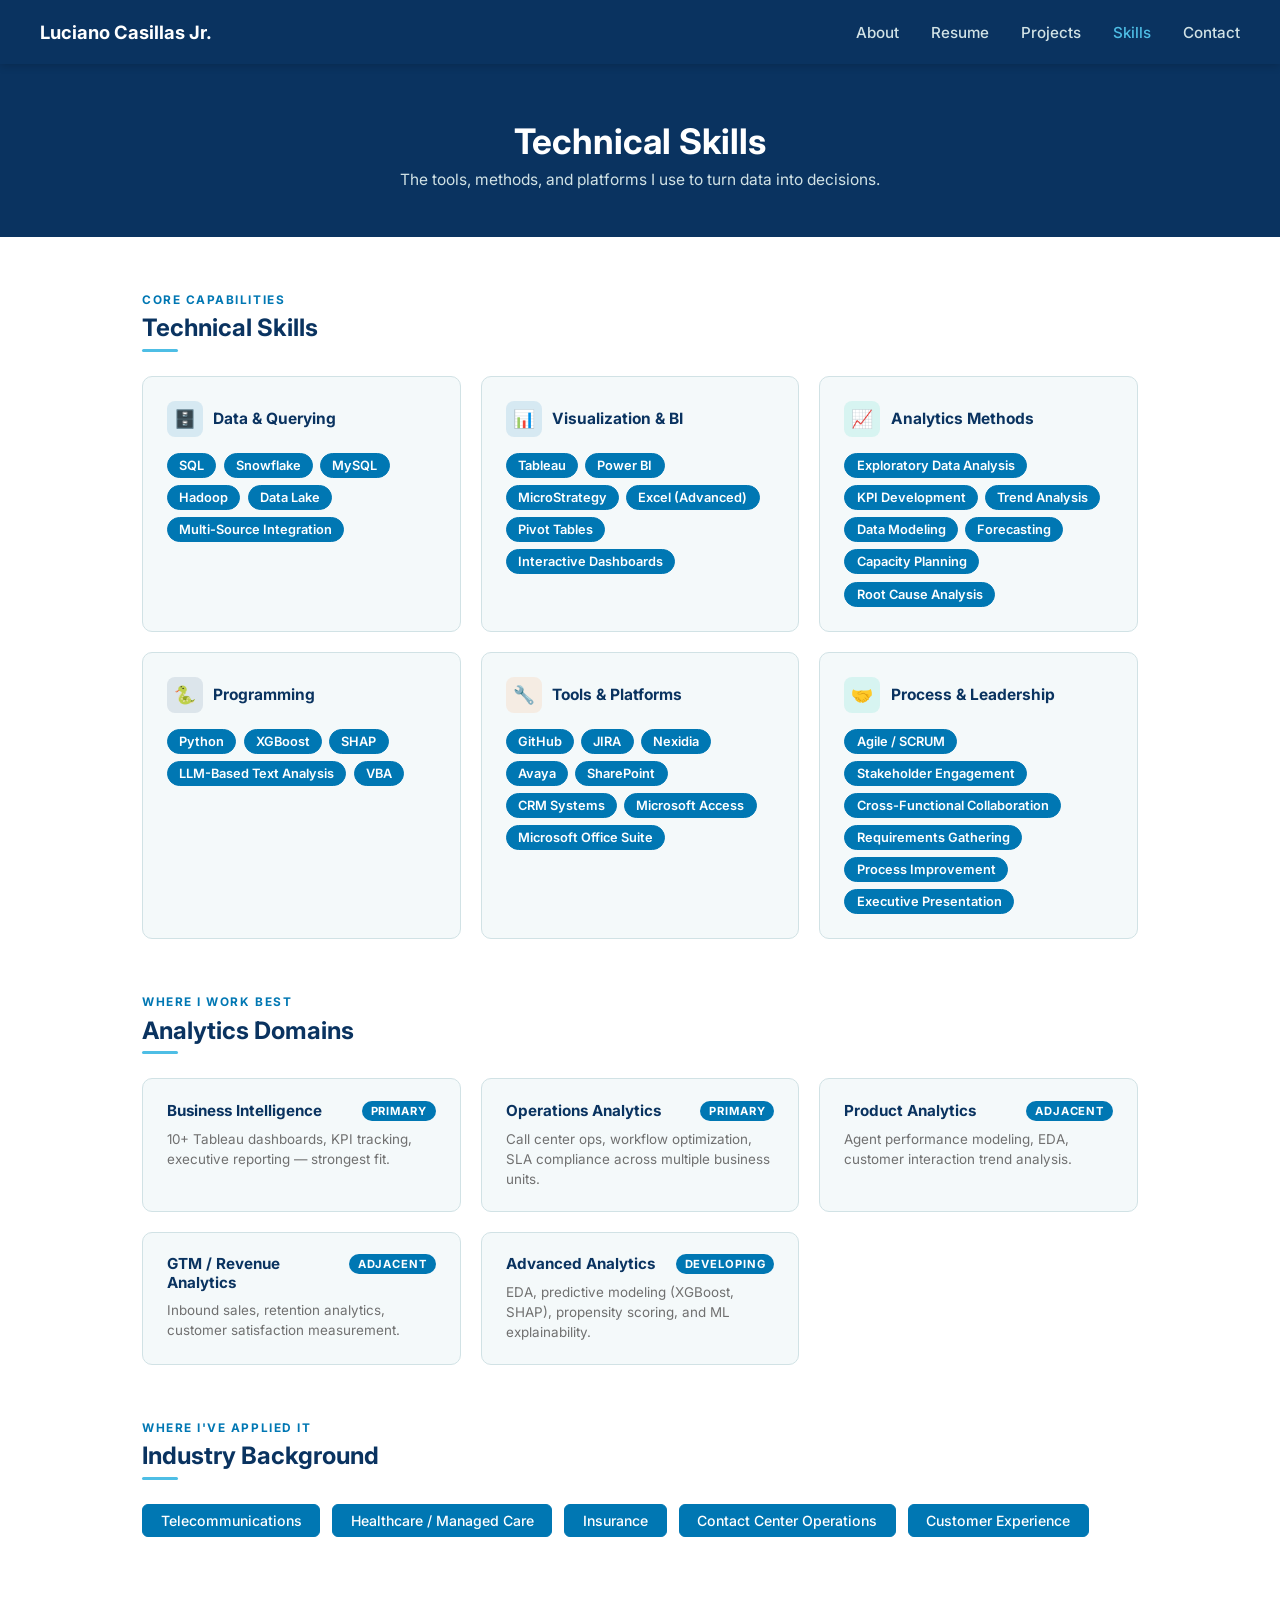
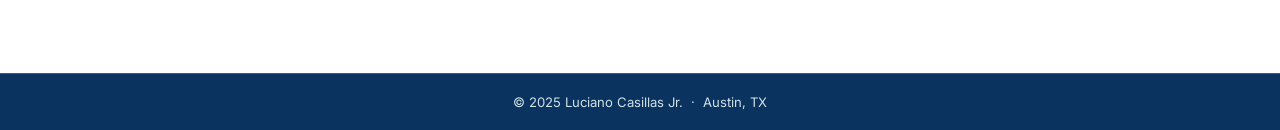
<file: skills.html>
<!DOCTYPE html>
<html lang="en">
<head>
  <meta charset="UTF-8" />
  <meta name="viewport" content="width=device-width, initial-scale=1.0"/>
  <title>Skills — Luciano Casillas Jr.</title>
  <link rel="preconnect" href="https://fonts.googleapis.com">
  <link href="https://fonts.googleapis.com/css2?family=Inter:wght@400;500;600;700&display=swap" rel="stylesheet">
  <style>
    :root {
      --navy:      #0A3360;
      --steel-700: #405E7C;
      --blue-700:  #0077B3;
      --blue-500:  #4EBEE5;
      --steel-300: #D1E2E5;
      --steel-100: #F4F9FA;
      --white:     #FFFFFF;
      --black:     #2D2D2D;
      --gray-700:  #707070;
      --green-700: #08CAA9;
      --orange:    #FF8A39;
    }
    *, *::before, *::after { box-sizing: border-box; margin: 0; padding: 0; }
    body { font-family: 'Inter', sans-serif; background: var(--white); color: var(--black); }

    nav {
      background: var(--navy); padding: 0 2.5rem;
      display: flex; align-items: center; justify-content: space-between;
      height: 64px; position: sticky; top: 0; z-index: 100;
      box-shadow: 0 2px 8px rgba(0,0,0,0.18);
    }
    .nav-brand { color: var(--white); font-size: 1.15rem; font-weight: 700; text-decoration: none; }
    .nav-links { display: flex; gap: 2rem; list-style: none; }
    .nav-links a { color: var(--steel-300); text-decoration: none; font-size: 0.95rem; font-weight: 500; transition: color 0.2s; }
    .nav-links a:hover, .nav-links a.active { color: var(--blue-500); }

    .page-hero {
      background: var(--navy); color: var(--white);
      text-align: center; padding: 3.5rem 2rem 3rem;
    }
    .page-hero h1 { font-size: 2.2rem; font-weight: 700; margin-bottom: 0.5rem; }
    .page-hero p { color: var(--steel-300); font-size: 0.97rem; }

    main { max-width: 1060px; margin: 0 auto; padding: 3.5rem 2rem 5rem; }

    /* CATEGORY LABEL */
    .cat-label {
      font-size: 0.74rem; font-weight: 700;
      text-transform: uppercase; letter-spacing: 0.13em;
      color: var(--blue-700); margin-bottom: 0.4rem;
    }
    .cat-title {
      font-size: 1.5rem; font-weight: 700; color: var(--navy); margin-bottom: 0.4rem;
    }
    .cat-divider {
      height: 3px; width: 36px; border-radius: 2px;
      background: var(--blue-500); margin-bottom: 1.5rem;
    }

    /* SKILLS SECTION */
    .skills-section { margin-bottom: 3.5rem; }

    /* CARD GRID */
    .skills-grid {
      display: grid;
      grid-template-columns: repeat(auto-fit, minmax(260px, 1fr));
      gap: 1.25rem;
    }

    .skill-card {
      background: var(--steel-100);
      border: 1px solid var(--steel-300);
      border-radius: 10px;
      padding: 1.5rem;
      transition: box-shadow 0.2s, transform 0.15s;
    }
    .skill-card:hover { box-shadow: 0 6px 20px rgba(0,119,179,0.11); transform: translateY(-2px); }

    .skill-card-header {
      display: flex; align-items: center; gap: 0.65rem;
      margin-bottom: 1rem;
    }
    .skill-icon {
      width: 36px; height: 36px; border-radius: 8px;
      display: flex; align-items: center; justify-content: center;
      font-size: 1.1rem; flex-shrink: 0;
    }
    .icon-blue   { background: rgba(0,119,179,0.12); }
    .icon-green  { background: rgba(8,202,169,0.12); }
    .icon-orange { background: rgba(255,138,57,0.12); }
    .icon-navy   { background: rgba(10,51,96,0.1); }

    .skill-card h3 { font-size: 0.97rem; font-weight: 700; color: var(--navy); }

    .tag-list { display: flex; flex-wrap: wrap; gap: 0.45rem; }
    .tag {
      font-size: 0.8rem; font-weight: 500;
      padding: 0.25rem 0.7rem;
      border-radius: 20px;
      background: var(--blue-700);
      border: 1px solid var(--blue-700);
      color: var(--white);
      font-weight: 600;
    }
    .tag-primary {
      /* unified with .tag */
    }

    /* DOMAIN EXPERTISE */
    .domain-grid {
      display: grid;
      grid-template-columns: repeat(auto-fit, minmax(280px, 1fr));
      gap: 1.25rem;
    }
    .domain-card {
      background: var(--steel-100);
      border: 1px solid var(--steel-300);
      border-radius: 10px;
      padding: 1.35rem 1.5rem;
    }
    .domain-card-top {
      display: flex; justify-content: space-between; align-items: flex-start;
      margin-bottom: 0.5rem;
    }
    .domain-name { font-size: 0.95rem; font-weight: 700; color: var(--navy); }
    .domain-badge {
      font-size: 0.7rem; font-weight: 700;
      text-transform: uppercase; letter-spacing: 0.08em;
      padding: 0.18rem 0.55rem; border-radius: 20px;
    }
    .badge-primary  { background: var(--blue-700); color: var(--white); }
    .badge-adjacent { background: var(--blue-700); color: var(--white); }
    .badge-developing{ background: var(--blue-700); color: var(--white); }

    .domain-note { font-size: 0.84rem; color: var(--gray-700); line-height: 1.5; }

    /* INDUSTRIES */
    .industry-list { display: flex; flex-wrap: wrap; gap: 0.75rem; }
    .industry-pill {
      font-size: 0.88rem; font-weight: 500;
      padding: 0.45rem 1.1rem;
      border-radius: 6px;
      background: var(--blue-700);
      border: 1px solid var(--blue-700);
      color: var(--white);
    }

    footer {
      background: var(--navy); border-top: 1px solid var(--steel-700);
      text-align: center; padding: 1.25rem;
      font-size: 0.82rem; color: var(--steel-300);
    }
  </style>
</head>
<body>

<nav>
  <a class="nav-brand" href="index.html">Luciano Casillas Jr.</a>
  <ul class="nav-links">
    <li><a href="index.html">About</a></li>
    <li><a href="resume.html">Resume</a></li>
    <li><a href="projects.html">Projects</a></li>
    <li><a href="skills.html" class="active">Skills</a></li>
    <li><a href="mailto:luciano.casillasjr@outlook.com">Contact</a></li>
  </ul>
</nav>

<div class="page-hero">
  <h1>Technical Skills</h1>
  <p>The tools, methods, and platforms I use to turn data into decisions.</p>
</div>

<main>

  <!-- CORE TECHNICAL SKILLS -->
  <div class="skills-section">
    <p class="cat-label">Core Capabilities</p>
    <h2 class="cat-title">Technical Skills</h2>
    <div class="cat-divider"></div>
    <div class="skills-grid">

      <div class="skill-card">
        <div class="skill-card-header">
          <div class="skill-icon icon-blue">🗄️</div>
          <h3>Data &amp; Querying</h3>
        </div>
        <div class="tag-list">
          <span class="tag tag-primary">SQL</span>
          <span class="tag tag-primary">Snowflake</span>
          <span class="tag">MySQL</span>
          <span class="tag">Hadoop</span>
          <span class="tag">Data Lake</span>
          <span class="tag">Multi-Source Integration</span>
        </div>
      </div>

      <div class="skill-card">
        <div class="skill-card-header">
          <div class="skill-icon icon-blue">📊</div>
          <h3>Visualization &amp; BI</h3>
        </div>
        <div class="tag-list">
          <span class="tag tag-primary">Tableau</span>
          <span class="tag tag-primary">Power BI</span>
          <span class="tag">MicroStrategy</span>
          <span class="tag">Excel (Advanced)</span>
          <span class="tag">Pivot Tables</span>
          <span class="tag">Interactive Dashboards</span>
        </div>
      </div>

      <div class="skill-card">
        <div class="skill-card-header">
          <div class="skill-icon icon-green">📈</div>
          <h3>Analytics Methods</h3>
        </div>
        <div class="tag-list">
          <span class="tag tag-primary">Exploratory Data Analysis</span>
          <span class="tag">KPI Development</span>
          <span class="tag">Trend Analysis</span>
          <span class="tag">Data Modeling</span>
          <span class="tag">Forecasting</span>
          <span class="tag">Capacity Planning</span>
          <span class="tag">Root Cause Analysis</span>
        </div>
      </div>

      <div class="skill-card">
        <div class="skill-card-header">
          <div class="skill-icon icon-navy">🐍</div>
          <h3>Programming</h3>
        </div>
        <div class="tag-list">
          <span class="tag tag-primary">Python</span>
          <span class="tag">XGBoost</span>
          <span class="tag">SHAP</span>
          <span class="tag">LLM-Based Text Analysis</span>
          <span class="tag">VBA</span>
        </div>
      </div>

      <div class="skill-card">
        <div class="skill-card-header">
          <div class="skill-icon icon-orange">🔧</div>
          <h3>Tools &amp; Platforms</h3>
        </div>
        <div class="tag-list">
          <span class="tag">GitHub</span>
          <span class="tag">JIRA</span>
          <span class="tag">Nexidia</span>
          <span class="tag">Avaya</span>
          <span class="tag">SharePoint</span>
          <span class="tag">CRM Systems</span>
          <span class="tag">Microsoft Access</span>
          <span class="tag">Microsoft Office Suite</span>
        </div>
      </div>

      <div class="skill-card">
        <div class="skill-card-header">
          <div class="skill-icon icon-green">🤝</div>
          <h3>Process &amp; Leadership</h3>
        </div>
        <div class="tag-list">
          <span class="tag tag-primary">Agile / SCRUM</span>
          <span class="tag">Stakeholder Engagement</span>
          <span class="tag">Cross-Functional Collaboration</span>
          <span class="tag">Requirements Gathering</span>
          <span class="tag">Process Improvement</span>
          <span class="tag">Executive Presentation</span>
        </div>
      </div>

    </div>
  </div>

  <!-- ANALYTICS DOMAINS -->
  <div class="skills-section">
    <p class="cat-label">Where I Work Best</p>
    <h2 class="cat-title">Analytics Domains</h2>
    <div class="cat-divider"></div>
    <div class="domain-grid">

      <div class="domain-card">
        <div class="domain-card-top">
          <span class="domain-name">Business Intelligence</span>
          <span class="domain-badge badge-primary">Primary</span>
        </div>
        <p class="domain-note">10+ Tableau dashboards, KPI tracking, executive reporting — strongest fit.</p>
      </div>

      <div class="domain-card">
        <div class="domain-card-top">
          <span class="domain-name">Operations Analytics</span>
          <span class="domain-badge badge-primary">Primary</span>
        </div>
        <p class="domain-note">Call center ops, workflow optimization, SLA compliance across multiple business units.</p>
      </div>

      <div class="domain-card">
        <div class="domain-card-top">
          <span class="domain-name">Product Analytics</span>
          <span class="domain-badge badge-adjacent">Adjacent</span>
        </div>
        <p class="domain-note">Agent performance modeling, EDA, customer interaction trend analysis.</p>
      </div>

      <div class="domain-card">
        <div class="domain-card-top">
          <span class="domain-name">GTM / Revenue Analytics</span>
          <span class="domain-badge badge-adjacent">Adjacent</span>
        </div>
        <p class="domain-note">Inbound sales, retention analytics, customer satisfaction measurement.</p>
      </div>

      <div class="domain-card">
        <div class="domain-card-top">
          <span class="domain-name">Advanced Analytics</span>
          <span class="domain-badge badge-developing">Developing</span>
        </div>
        <p class="domain-note">EDA, predictive modeling (XGBoost, SHAP), propensity scoring, and ML explainability.</p>
      </div>

    </div>
  </div>

  <!-- INDUSTRY BACKGROUND -->
  <div class="skills-section">
    <p class="cat-label">Where I've Applied It</p>
    <h2 class="cat-title">Industry Background</h2>
    <div class="cat-divider"></div>
    <div class="industry-list">
      <span class="industry-pill">Telecommunications</span>
      <span class="industry-pill">Healthcare / Managed Care</span>
      <span class="industry-pill">Insurance</span>
      <span class="industry-pill">Contact Center Operations</span>
      <span class="industry-pill">Customer Experience</span>
    </div>
  </div>

</main>

<footer>&copy; 2025 Luciano Casillas Jr. &nbsp;·&nbsp; Austin, TX</footer>

</body>
</html>
</file>
<file: style.css>
/* ==============================================
   style.css — Luciano Casillas Jr. Portfolio
      Shared styles for all pages
         ============================================== */

         /* GOOGLE FONTS — loaded via <link> in each HTML file */

         /* CSS CUSTOM PROPERTIES */
         :root {
           --navy:      #0A3360;
             --steel-700: #405E7C;
               --blue-700:  #0077B3;
                 --blue-500:  #4EBEE5;
                   --steel-300: #D1E2E5;
                     --steel-100: #F4F9FA;
                       --white:     #FFFFFF;
                         --black:     #2D2D2D;
                           --gray-700:  #707070;
                             --gray-300:  #CCCCCC;
                               --green-700: #08CAA9;
                                 --green-900: #067462;
                                   --orange:    #FF8A39;
                                     --red:       #E05252;
                                     }

                                     /* RESET */
                                     *, *::before, *::after { box-sizing: border-box; margin: 0; padding: 0; }

                                     body {
                                       font-family: 'Inter', sans-serif;
                                         background: var(--white);
                                           color: var(--black);
                                             min-height: 100vh;
                                             }

                                             /* ==============================================
                                                NAV
                                                   ============================================== */
                                                   nav {
                                                     background: var(--navy);
                                                       padding: 0 2.5rem;
                                                         display: flex;
                                                           align-items: center;
                                                             justify-content: space-between;
                                                               height: 64px;
                                                                 position: sticky;
                                                                   top: 0;
                                                                     z-index: 100;
                                                                       box-shadow: 0 2px 8px rgba(0,0,0,0.18);
                                                                       }
                                                                       .nav-brand {
                                                                         color: var(--white);
                                                                           font-size: 1.2rem;
                                                                             font-weight: 700;
                                                                               text-decoration: none;
                                                                                 letter-spacing: 0.01em;
                                                                                 }
                                                                                 .nav-links { display: flex; gap: 2rem; list-style: none; }
                                                                                 .nav-links a {
                                                                                   color: var(--steel-300);
                                                                                     text-decoration: none;
                                                                                       font-size: 0.95rem;
                                                                                         font-weight: 500;
                                                                                           transition: color 0.2s;
                                                                                           }
                                                                                           .nav-links a:hover, .nav-links a.active { color: var(--blue-500); }

                                                                                           /* ==============================================
                                                                                              BUTTONS
                                                                                                 ============================================== */
                                                                                                 .btn {
                                                                                                   display: inline-block;
                                                                                                     padding: 0.65rem 1.5rem;
                                                                                                       border-radius: 6px;
                                                                                                         font-size: 0.95rem;
                                                                                                           font-weight: 600;
                                                                                                             text-decoration: none;
                                                                                                               transition: opacity 0.2s, transform 0.15s;
                                                                                                               }
                                                                                                               .btn:hover { opacity: 0.88; transform: translateY(-1px); }
                                                                                                               .btn-primary { background: var(--blue-700); color: var(--white); }
                                                                                                               .btn-outline {
                                                                                                                 background: transparent;
                                                                                                                   color: var(--blue-500);
                                                                                                                     border: 2px solid var(--blue-500);
                                                                                                                     }
                                                                                                                     .btn-github {
                                                                                                                       display: inline-block;
                                                                                                                         padding: 0.55rem 1.15rem;
                                                                                                                           border-radius: 6px;
                                                                                                                             font-size: 0.88rem;
                                                                                                                               font-weight: 600;
                                                                                                                                 text-decoration: none;
                                                                                                                                   background: var(--blue-700);
                                                                                                                                     color: var(--white);
                                                                                                                                       transition: opacity 0.2s, transform 0.15s;
                                                                                                                                         margin-top: auto;
                                                                                                                                         }
                                                                                                                                         .btn-github:hover { opacity: 0.85; transform: translateY(-1px); }
                                                                                                                                         
                                                                                                                                         /* ==============================================
                                                                                                                                            FOOTER
                                                                                                                                               ============================================== */
                                                                                                                                               footer {
                                                                                                                                                 background: var(--navy);
                                                                                                                                                   border-top: 1px solid var(--steel-700);
                                                                                                                                                     text-align: center;
                                                                                                                                                       padding: 1.25rem;
                                                                                                                                                         font-size: 0.82rem;
                                                                                                                                                           color: var(--steel-300);
                                                                                                                                                           }
                                                                                                                                                           
                                                                                                                                                           /* ==============================================
                                                                                                                                                              SECTION / LAYOUT COMMON
                                                                                                                                                                 ============================================== */
                                                                                                                                                                 section { padding: 4rem 2rem; }
                                                                                                                                                                 .container { max-width: 1000px; margin: 0 auto; }
                                                                                                                                                                 .section-label {
                                                                                                                                                                   font-size: 0.78rem;
                                                                                                                                                                     font-weight: 700;
                                                                                                                                                                       text-transform: uppercase;
                                                                                                                                                                         letter-spacing: 0.12em;
                                                                                                                                                                           color: var(--blue-700);
                                                                                                                                                                             margin-bottom: 0.5rem;
                                                                                                                                                                             }
                                                                                                                                                                             .section-title {
                                                                                                                                                                               font-size: 1.9rem;
                                                                                                                                                                                 font-weight: 700;
                                                                                                                                                                                   color: var(--navy);
                                                                                                                                                                                     margin-bottom: 0.5rem;
                                                                                                                                                                                     }
                                                                                                                                                                                     .section-sub {
                                                                                                                                                                                       font-size: 1rem;
                                                                                                                                                                                         color: var(--gray-700);
                                                                                                                                                                                           margin-bottom: 2.5rem;
                                                                                                                                                                                           }
                                                                                                                                                                                           .divider {
                                                                                                                                                                                             height: 3px;
                                                                                                                                                                                               width: 48px;
                                                                                                                                                                                                 background: var(--blue-500);
                                                                                                                                                                                                   border-radius: 2px;
                                                                                                                                                                                                     margin-bottom: 2.5rem;
                                                                                                                                                                                                     }
                                                                                                                                                                                                     
                                                                                                                                                                                                     /* PAGE HERO (projects, resume, skills pages) */
                                                                                                                                                                                                     .page-hero {
                                                                                                                                                                                                       background: var(--navy);
                                                                                                                                                                                                         color: var(--white);
                                                                                                                                                                                                           text-align: center;
                                                                                                                                                                                                             padding: 3.5rem 2rem 3rem;
                                                                                                                                                                                                             }
                                                                                                                                                                                                             .page-hero h1 { font-size: 2.2rem; font-weight: 700; margin-bottom: 0.5rem; }
                                                                                                                                                                                                             .page-hero p  { color: var(--steel-300); font-size: 0.97rem; }
                                                                                                                                                                                                             
                                                                                                                                                                                                             /* ==============================================
                                                                                                                                                                                                                INDEX PAGE — HERO
                                                                                                                                                                                                                   ============================================== */
                                                                                                                                                                                                                   .hero {
                                                                                                                                                                                                                     background: var(--navy);
                                                                                                                                                                                                                       color: var(--white);
                                                                                                                                                                                                                         text-align: center;
                                                                                                                                                                                                                           padding: 5rem 2rem 4rem;
                                                                                                                                                                                                                           }
                                                                                                                                                                                                                           .hero-name {
                                                                                                                                                                                                                             font-size: 2.8rem;
                                                                                                                                                                                                                               font-weight: 700;
                                                                                                                                                                                                                                 letter-spacing: -0.01em;
                                                                                                                                                                                                                                   margin-bottom: 0.5rem;
                                                                                                                                                                                                                                   }
                                                                                                                                                                                                                                   .hero-title {
                                                                                                                                                                                                                                     font-size: 1.15rem;
                                                                                                                                                                                                                                       color: var(--blue-500);
                                                                                                                                                                                                                                         font-weight: 500;
                                                                                                                                                                                                                                           margin-bottom: 0.75rem;
                                                                                                                                                                                                                                           }
                                                                                                                                                                                                                                           .hero-location {
                                                                                                                                                                                                                                             font-size: 0.95rem;
                                                                                                                                                                                                                                               color: var(--steel-300);
                                                                                                                                                                                                                                                 margin-bottom: 2rem;
                                                                                                                                                                                                                                                 }
                                                                                                                                                                                                                                                 .hero-cta-group { display: flex; gap: 1rem; justify-content: center; flex-wrap: wrap; }
                                                                                                                                                                                                                                                 
                                                                                                                                                                                                                                                 /* ==============================================
                                                                                                                                                                                                                                                    INDEX PAGE — ACCOMPLISHMENTS
                                                                                                                                                                                                                                                       ============================================== */
                                                                                                                                                                                                                                                       .accl-section { background: var(--steel-100); }
                                                                                                                                                                                                                                                       .accl-grid {
                                                                                                                                                                                                                                                         display: grid;
                                                                                                                                                                                                                                                           grid-template-columns: repeat(auto-fit, minmax(220px, 1fr));
                                                                                                                                                                                                                                                             gap: 1.5rem;
                                                                                                                                                                                                                                                             }
                                                                                                                                                                                                                                                             .accl-card {
                                                                                                                                                                                                                                                               background: var(--white);
                                                                                                                                                                                                                                                                 border: 1px solid var(--steel-300);
                                                                                                                                                                                                                                                                   border-top: 4px solid var(--blue-700);
                                                                                                                                                                                                                                                                     border-radius: 10px;
                                                                                                                                                                                                                                                                       padding: 1.5rem;
                                                                                                                                                                                                                                                                       }
                                                                                                                                                                                                                                                                       .accl-stat {
                                                                                                                                                                                                                                                                         font-size: 2rem;
                                                                                                                                                                                                                                                                           font-weight: 700;
                                                                                                                                                                                                                                                                             color: var(--blue-700);
                                                                                                                                                                                                                                                                               line-height: 1;
                                                                                                                                                                                                                                                                                 margin-bottom: 0.4rem;
                                                                                                                                                                                                                                                                                 }
                                                                                                                                                                                                                                                                                 .accl-desc { font-size: 0.9rem; color: var(--black); line-height: 1.5; }
                                                                                                                                                                                                                                                                                 
                                                                                                                                                                                                                                                                                 /* ==============================================
                                                                                                                                                                                                                                                                                    INDEX PAGE — SNAPSHOT CARDS
                                                                                                                                                                                                                                                                                       ============================================== */
                                                                                                                                                                                                                                                                                       .cards-grid {
                                                                                                                                                                                                                                                                                         display: grid;
                                                                                                                                                                                                                                                                                           grid-template-columns: repeat(auto-fit, minmax(280px, 1fr));
                                                                                                                                                                                                                                                                                             gap: 1.5rem;
                                                                                                                                                                                                                                                                                             }
                                                                                                                                                                                                                                                                                             .snap-card {
                                                                                                                                                                                                                                                                                               background: var(--steel-100);
                                                                                                                                                                                                                                                                                                 border: 1px solid var(--steel-300);
                                                                                                                                                                                                                                                                                                   border-radius: 10px;
                                                                                                                                                                                                                                                                                                     padding: 1.75rem;
                                                                                                                                                                                                                                                                                                       transition: box-shadow 0.2s, transform 0.15s;
                                                                                                                                                                                                                                                                                                       }
                                                                                                                                                                                                                                                                                                       .snap-card:hover { box-shadow: 0 6px 24px rgba(0,119,179,0.12); transform: translateY(-3px); }
                                                                                                                                                                                                                                                                                                       .snap-card h3 { font-size: 1.05rem; font-weight: 700; color: var(--navy); margin-bottom: 0.5rem; }
                                                                                                                                                                                                                                                                                                       .snap-card p  { font-size: 0.92rem; color: var(--gray-700); line-height: 1.55; margin-bottom: 1.25rem; }
                                                                                                                                                                                                                                                                                                       .snap-card a  { font-size: 0.9rem; font-weight: 600; color: var(--blue-700); text-decoration: none; }
                                                                                                                                                                                                                                                                                                       .snap-card a:hover { color: var(--blue-500); }
                                                                                                                                                                                                                                                                                                       
                                                                                                                                                                                                                                                                                                       /* ==============================================
                                                                                                                                                                                                                                                                                                          INDEX PAGE — CONTACT STRIP
                                                                                                                                                                                                                                                                                                             ============================================== */
                                                                                                                                                                                                                                                                                                             .contact-strip {
                                                                                                                                                                                                                                                                                                               background: var(--navy);
                                                                                                                                                                                                                                                                                                                 color: var(--white);
                                                                                                                                                                                                                                                                                                                   text-align: center;
                                                                                                                                                                                                                                                                                                                     padding: 3rem 2rem;
                                                                                                                                                                                                                                                                                                                     }
                                                                                                                                                                                                                                                                                                                     .contact-strip h2 { font-size: 1.6rem; font-weight: 700; margin-bottom: 0.5rem; }
                                                                                                                                                                                                                                                                                                                     .contact-strip p  { color: var(--steel-300); margin-bottom: 1.5rem; font-size: 0.95rem; }
                                                                                                                                                                                                                                                                                                                     .contact-links { display: flex; gap: 1rem; justify-content: center; flex-wrap: wrap; }
                                                                                                                                                                                                                                                                                                                     
                                                                                                                                                                                                                                                                                                                     /* ==============================================
                                                                                                                                                                                                                                                                                                                        PROJECTS PAGE
                                                                                                                                                                                                                                                                                                                           ============================================== */
                                                                                                                                                                                                                                                                                                                           main { max-width: 1400px; margin: 0 auto; padding: 3.5rem 2rem 5rem; }
                                                                                                                                                                                                                                                                                                                           
                                                                                                                                                                                                                                                                                                                           .projects-grid {
                                                                                                                                                                                                                                                                                                                             display: grid;
                                                                                                                                                                                                                                                                                                                               grid-template-columns: repeat(4, 1fr);
                                                                                                                                                                                                                                                                                                                                 gap: 1.75rem;
                                                                                                                                                                                                                                                                                                                                 }
                                                                                                                                                                                                                                                                                                                                 
                                                                                                                                                                                                                                                                                                                                 .project-card {
                                                                                                                                                                                                                                                                                                                                   background: var(--steel-100);
                                                                                                                                                                                                                                                                                                                                     border: 1px solid var(--steel-300);
                                                                                                                                                                                                                                                                                                                                       border-radius: 12px;
                                                                                                                                                                                                                                                                                                                                         padding: 1.75rem;
                                                                                                                                                                                                                                                                                                                                           display: flex;
                                                                                                                                                                                                                                                                                                                                             flex-direction: column;
                                                                                                                                                                                                                                                                                                                                               transition: box-shadow 0.2s, transform 0.15s;
                                                                                                                                                                                                                                                                                                                                               }
                                                                                                                                                                                                                                                                                                                                               .project-card:hover { box-shadow: 0 8px 28px rgba(0,119,179,0.13); transform: translateY(-4px); }
                                                                                                                                                                                                                                                                                                                                               
                                                                                                                                                                                                                                                                                                                                               .project-tag {
                                                                                                                                                                                                                                                                                                                                                 display: inline-block;
                                                                                                                                                                                                                                                                                                                                                   font-size: 0.71rem; font-weight: 700;
                                                                                                                                                                                                                                                                                                                                                     text-transform: uppercase; letter-spacing: 0.1em;
                                                                                                                                                                                                                                                                                                                                                       padding: 0.2rem 0.65rem; border-radius: 20px; margin-bottom: 0.9rem;
                                                                                                                                                                                                                                                                                                                                                       }
                                                                                                                                                                                                                                                                                                                                                       .tag-revenue   { background: rgba(255,138,57,0.12);  color: var(--orange); }
                                                                                                                                                                                                                                                                                                                                                       .tag-voc       { background: rgba(0,119,179,0.1);    color: var(--blue-700); }
                                                                                                                                                                                                                                                                                                                                                       .tag-churn     { background: rgba(8,202,169,0.12);   color: var(--green-700); }
                                                                                                                                                                                                                                                                                                                                                       /* legacy class names from older commits */
                                                                                                                                                                                                                                                                                                                                                       .tag-retention { background: rgba(8,202,169,0.12);  color: var(--green-700); }
                                                                                                                                                                                                                                                                                                                                                       .tag-crosssell { background: rgba(255,138,57,0.12); color: var(--orange); }
                                                                                                                                                                                                                                                                                                                                                       
                                                                                                                                                                                                                                                                                                                                                       .project-card h2 {
                                                                                                                                                                                                                                                                                                                                                         font-size: 1.08rem; font-weight: 700; color: var(--navy);
                                                                                                                                                                                                                                                                                                                                                           margin-bottom: 0.6rem; line-height: 1.35;
                                                                                                                                                                                                                                                                                                                                                           }
                                                                                                                                                                                                                                                                                                                                                           .project-card p {
                                                                                                                                                                                                                                                                                                                                                             font-size: 0.9rem; color: var(--black);
                                                                                                                                                                                                                                                                                                                                                               line-height: 1.6; flex: 1; margin-bottom: 1.25rem;
                                                                                                                                                                                                                                                                                                                                                               }
                                                                                                                                                                                                                                                                                                                                                               
                                                                                                                                                                                                                                                                                                                                                               /* badge / stat-pill (both class names used across pages) */
                                                                                                                                                                                                                                                                                                                                                               .project-metrics { display: flex; flex-wrap: wrap; gap: 0.5rem; margin-bottom: 1.25rem; }
                                                                                                                                                                                                                                                                                                                                                               .project-stats   { display: flex; flex-wrap: wrap; gap: 0.5rem; margin-bottom: 1.25rem; }
                                                                                                                                                                                                                                                                                                                                                               .badge, .stat-pill {
                                                                                                                                                                                                                                                                                                                                                                 font-size: 0.77rem; font-weight: 600;
                                                                                                                                                                                                                                                                                                                                                                   color: var(--steel-700);
                                                                                                                                                                                                                                                                                                                                                                     background: var(--white);
                                                                                                                                                                                                                                                                                                                                                                       border: 1px solid var(--steel-300);
                                                                                                                                                                                                                                                                                                                                                                         border-radius: 4px; padding: 0.2rem 0.55rem;
                                                                                                                                                                                                                                                                                                                                                                         }
                                                                                                                                                                                                                                                                                                                                                                         
                                                                                                                                                                                                                                                                                                                                                                         .project-actions { display: flex; gap: 0.75rem; flex-wrap: wrap; margin-top: auto; }
                                                                                                                                                                                                                                                                                                                                                                         

/* ==============================================
   PROJECTS PAGE — BADGE SECTION HEADER
   ============================================== */
 .metrics-divider {
       border: none;
       border-top: 1px solid var(--steel-300);
       margin: 1rem 0 0.85rem;
 }
 .project-metrics {
       display: flex;
       flex-direction: column;
       gap: 0.5rem;
       margin-bottom: 1.25rem;
 }
 .metrics-header {
       display: flex;
       flex-direction: column;
       gap: 0.15rem;
       margin-bottom: 0.4rem;
 }
 .metrics-label {
       font-size: 0.68rem;
       font-weight: 700;
       text-transform: uppercase;
       letter-spacing: 0.1em;
       color: var(--gray-700);
 }
 .metrics-sublabel {
       font-size: 0.65rem;
       font-style: italic;
       color: var(--gray-700);
 }
 .badges-row {
       display: flex;
       flex-wrap: wrap;
       gap: 0.5rem;
 }
/* Align bottom sections across all project cards */
.metrics-divider { margin-top: auto; }
.badges-row { flex-direction: column; }
</file>
